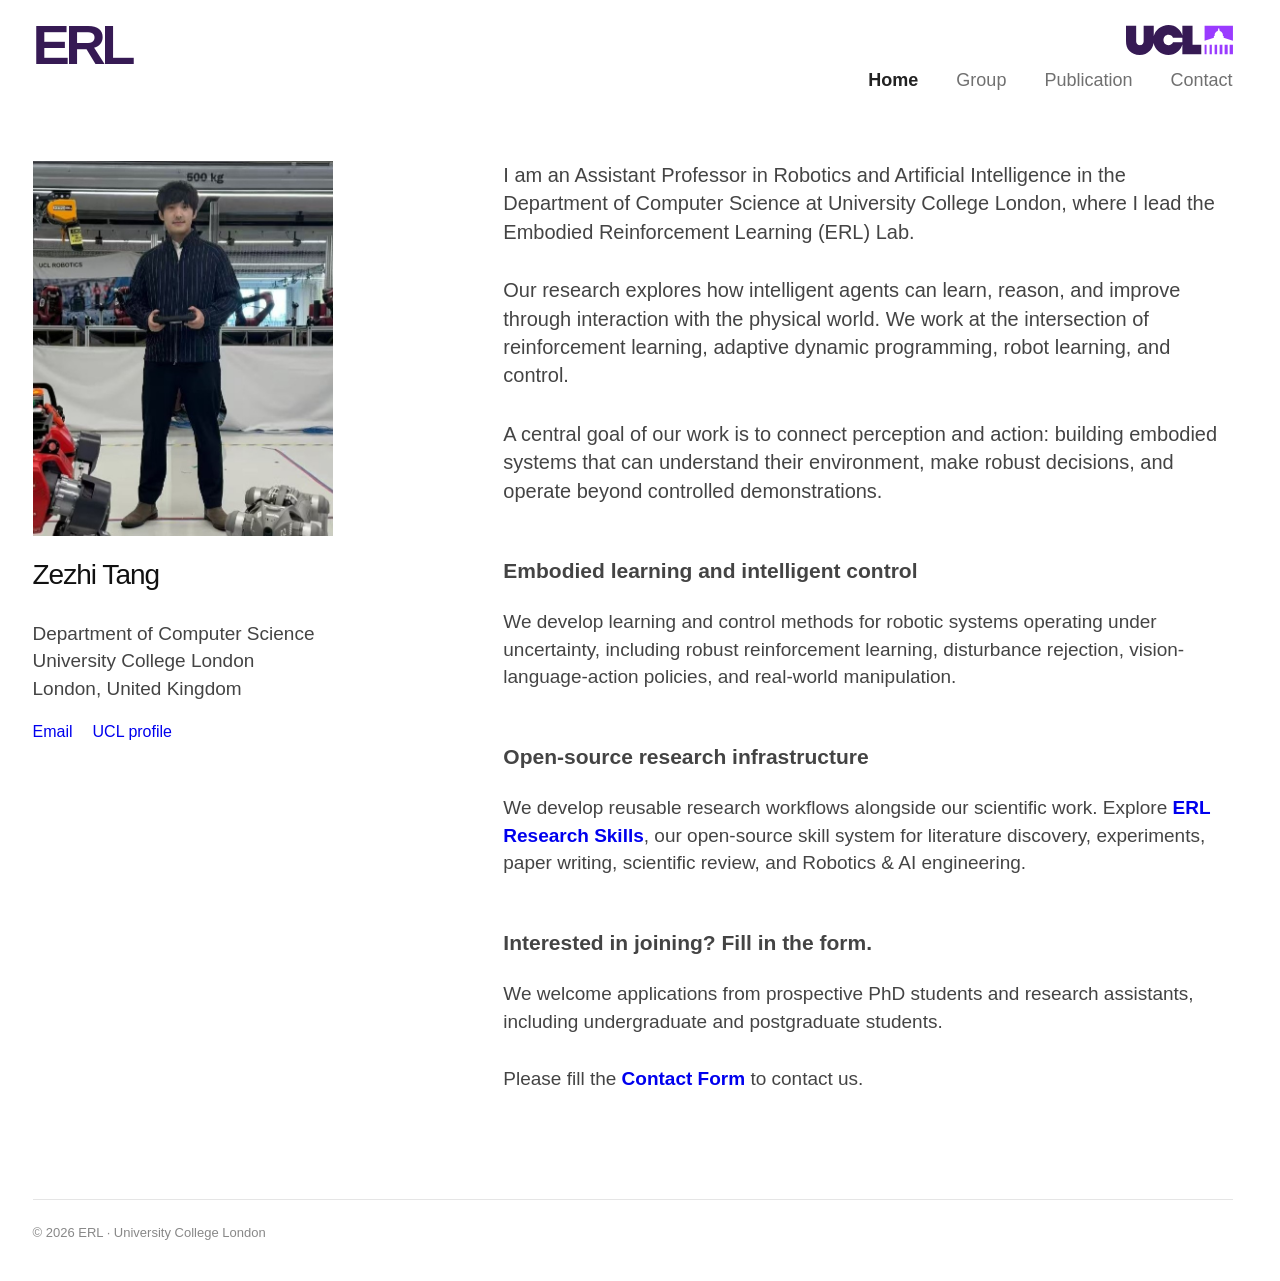
<file: index.html>
<!doctype html>
<html lang="en">
<head>
  <meta charset="utf-8" />
  <meta name="viewport" content="width=device-width, initial-scale=1" />
  <title>Zezhi Tang | ERL</title>
  <meta name="description" content="Zezhi Tang leads ERL at UCL, researching robot learning, reinforcement learning, control, and embodied AI." />
  <link rel="stylesheet" href="styles.css" />
</head>
<body>
    <header class="site-header">
        <div class="wrap header-layout">

            <a class="lab-brand" href="index.html" aria-label="ERL home">ERL</a>

            <div class="header-right">

                <a class="ucl-brand"
                   href="https://www.ucl.ac.uk/"
                   target="_blank"
                   rel="noopener noreferrer"
                   aria-label="Visit the UCL website">

                    <img class="ucl-logo"
                         src="assets/logo/ucl-logo.svg"
                         alt="University College London">

                </a>

                <nav class="main-nav" aria-label="Primary navigation">
                    <a class="active" href="index.html"><strong>Home</strong></a>
                    <a href="group.html">Group</a>
                    <a href="publication.html">Publication</a>
                    <a href="contact.html">Contact</a>
                </nav>

            </div>

        </div>
    </header>

  <main class="wrap home-layout">
    <aside class="profile-column">
      <img class="lead-portrait" src="assets/people/zezhi_tang.jpg" alt="Portrait of Dr Zezhi Tang" />
      <h1 class="profile-name">Zezhi Tang</h1>
      <div class="affiliation">
        <p>Department of Computer Science</p>
        <p>University College London</p>
        <p>London, United Kingdom</p>
      </div>
      <div class="profile-links">
        <a href="mailto:zezhi.tang@ucl.ac.uk">Email</a>
        <a href="https://profiles.ucl.ac.uk/101536-zezhi-tang/about" target="_blank" rel="noopener noreferrer">UCL profile</a>
      </div>
    </aside>

    <article class="home-content">
        <section class="intro-copy">
            <p>I am an Assistant Professor in Robotics and Artificial Intelligence in the Department of Computer Science at University College London, where I lead the Embodied Reinforcement Learning (ERL) Lab.</p>
            <p>Our research explores how intelligent agents can learn, reason, and improve through interaction with the physical world. We work at the intersection of reinforcement learning, adaptive dynamic programming, robot learning, and control.</p>
            <p>A central goal of our work is to connect perception and action: building embodied systems that can understand their environment, make robust decisions, and operate beyond controlled demonstrations.</p>
        </section>

        <section class="research-block">
            <h1>Embodied learning and intelligent control</h1>
            <p>We develop learning and control methods for robotic systems operating under uncertainty, including robust reinforcement learning, disturbance rejection, vision-language-action policies, and real-world manipulation.</p>

        </section>

        <section class="research-block">
            <h1>Open-source research infrastructure</h1>
            <p>We develop reusable research workflows alongside our scientific work. Explore <strong><a href="https://github.com/UCL-ERL/skills" target="_blank" rel="noopener noreferrer">ERL Research Skills</a></strong>, our open-source skill system for literature discovery, experiments, paper writing, scientific review, and Robotics &amp; AI engineering.</p>
        </section>

        <section class="research-block">
            <h1>Interested in joining? Fill in the form.</h1>
            <p> We welcome applications from prospective PhD students and research assistants, including undergraduate and postgraduate students.</p>
            <p>Please fill the <strong><a href="contact.html">Contact Form </a></strong>to contact us.</p>


        </section>

    </article>
  </main>

  <footer class="wrap footer">© 2026 ERL · University College London</footer>
</body>
</html>
</file>
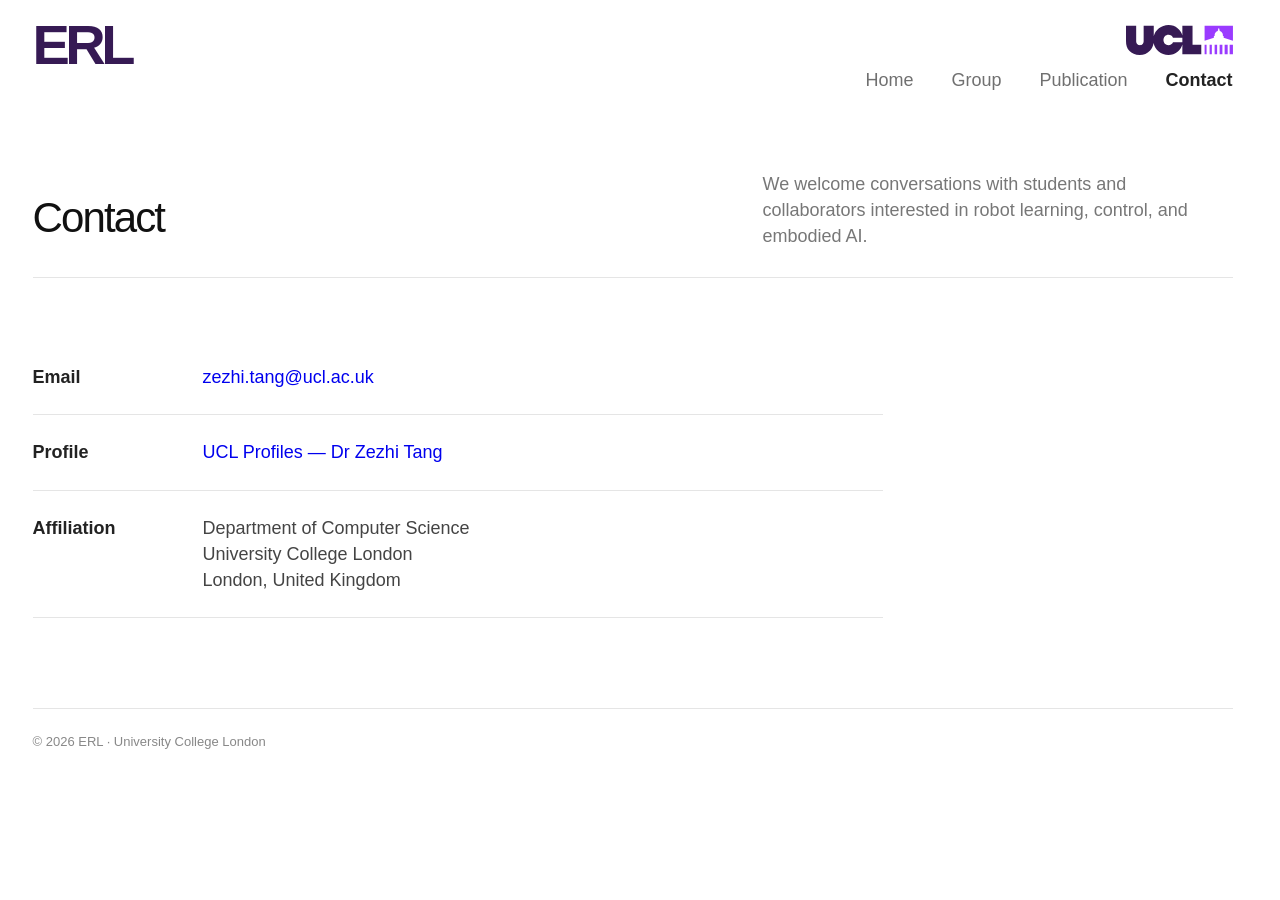
<file: contact.html>
<!doctype html>
<html lang="en">
<head>
  <meta charset="utf-8" />
  <meta name="viewport" content="width=device-width, initial-scale=1" />
  <title>Contact | ERL</title>
  <meta name="description" content="Contact ERL at UCL." />
  <link rel="stylesheet" href="styles.css?v=8" />
</head>
<body>
    <header class="site-header">
        <div class="wrap header-layout">

            <a class="lab-brand" href="index.html" aria-label="ERL home">ERL</a>

            <div class="header-right">

                <a class="ucl-brand"
                   href="https://www.ucl.ac.uk/"
                   target="_blank"
                   rel="noopener noreferrer"
                   aria-label="Visit the UCL website">

                    <img class="ucl-logo"
                         src="assets/logo/ucl-logo.svg"
                         alt="University College London">

                </a>

                <nav class="main-nav" aria-label="Primary navigation">
                    <a href="index.html">Home</a>
                    <a href="group.html">Group</a>
                    <a href="publication.html">Publication</a>
                    <a class="active" href="contact.html"><strong>Contact</strong></a>
                </nav>

            </div>

        </div>
    </header>

    <main class="wrap page-main contact-page">
        <header class="page-title">
            <h1>Contact</h1>
            <p>We welcome conversations with students and collaborators interested in robot learning, control, and embodied AI.</p>
        </header>
        <dl class="contact-details">
            <div><dt>Email</dt><dd><a href="mailto:zezhi.tang@ucl.ac.uk">zezhi.tang@ucl.ac.uk</a></dd></div>
            <div><dt>Profile</dt><dd><a href="https://profiles.ucl.ac.uk/101536-zezhi-tang/about" target="_blank" rel="noopener noreferrer">UCL Profiles — Dr Zezhi Tang</a></dd></div>
            <div><dt>Affiliation</dt><dd>Department of Computer Science<br>University College London<br>London, United Kingdom</dd></div>
        </dl>
    </main>

    <footer class="wrap footer">© 2026 ERL · University College London</footer>
</body>
</html>
</file>
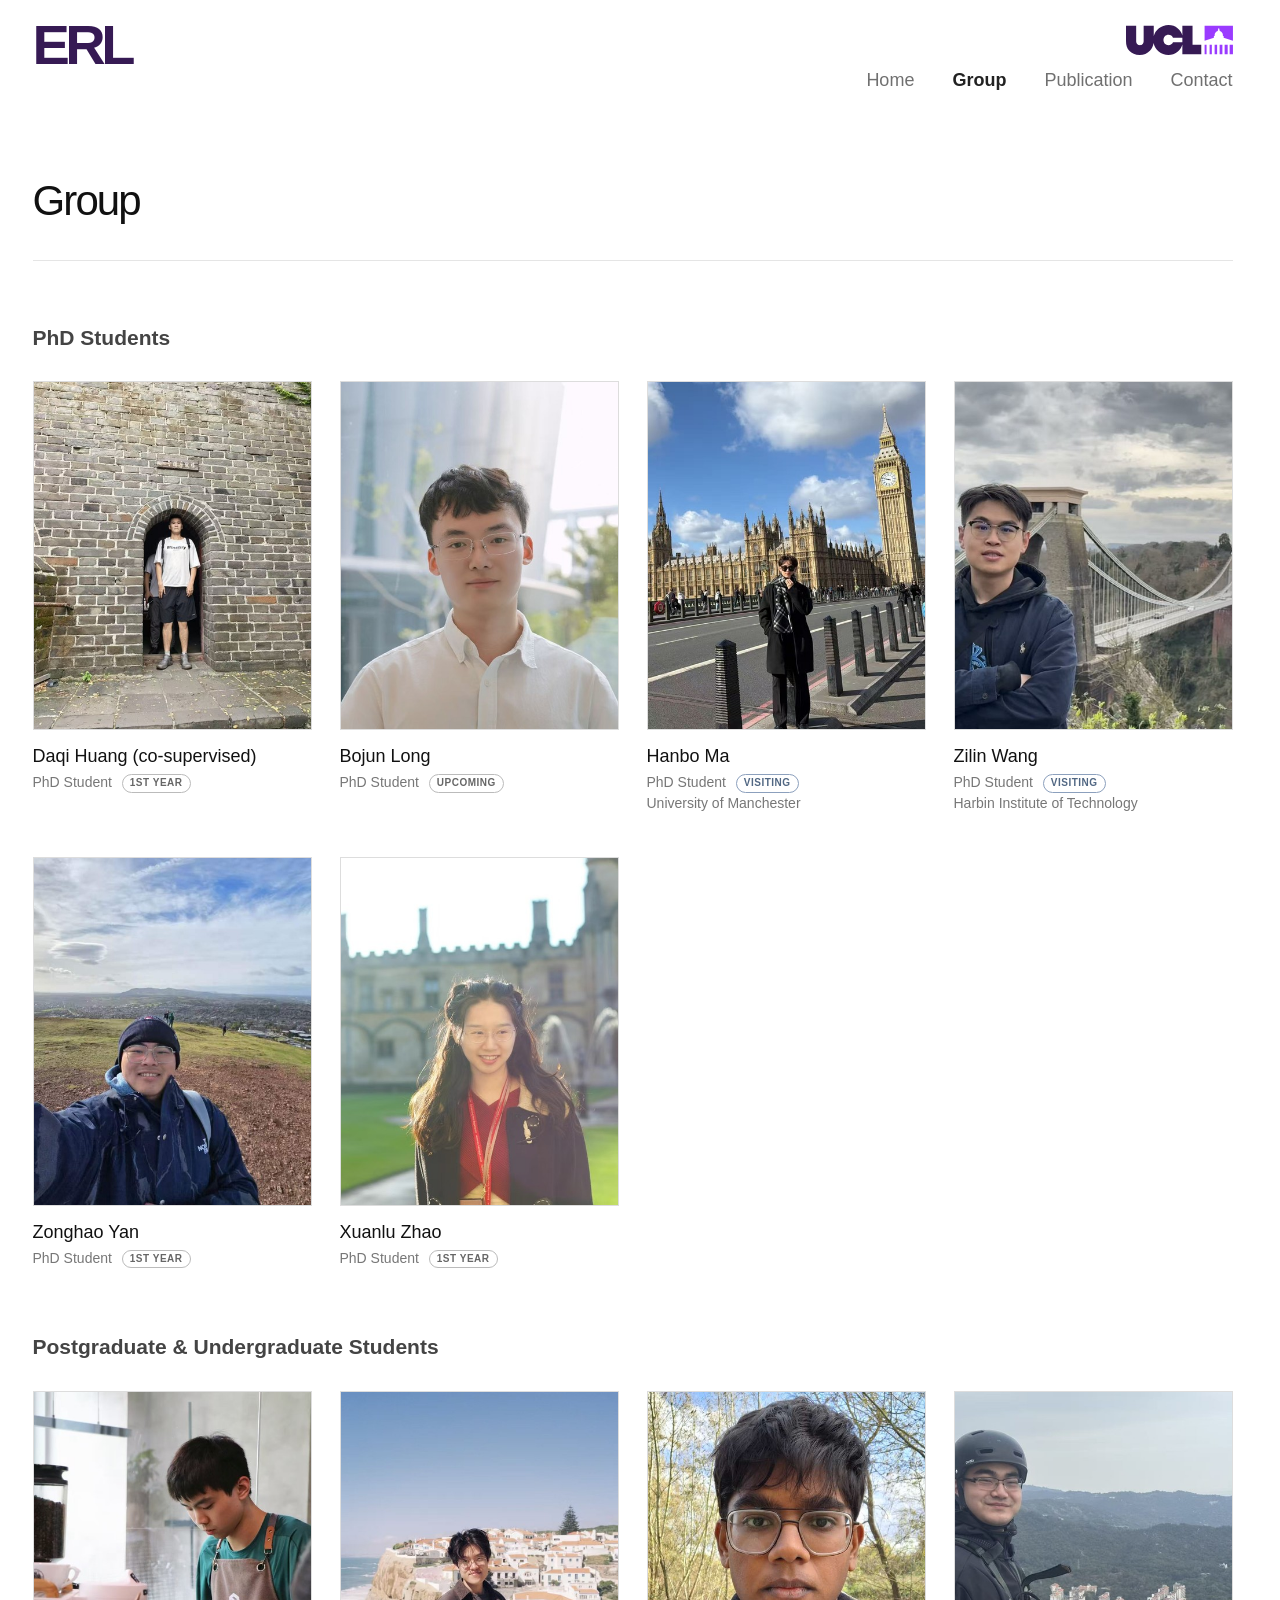
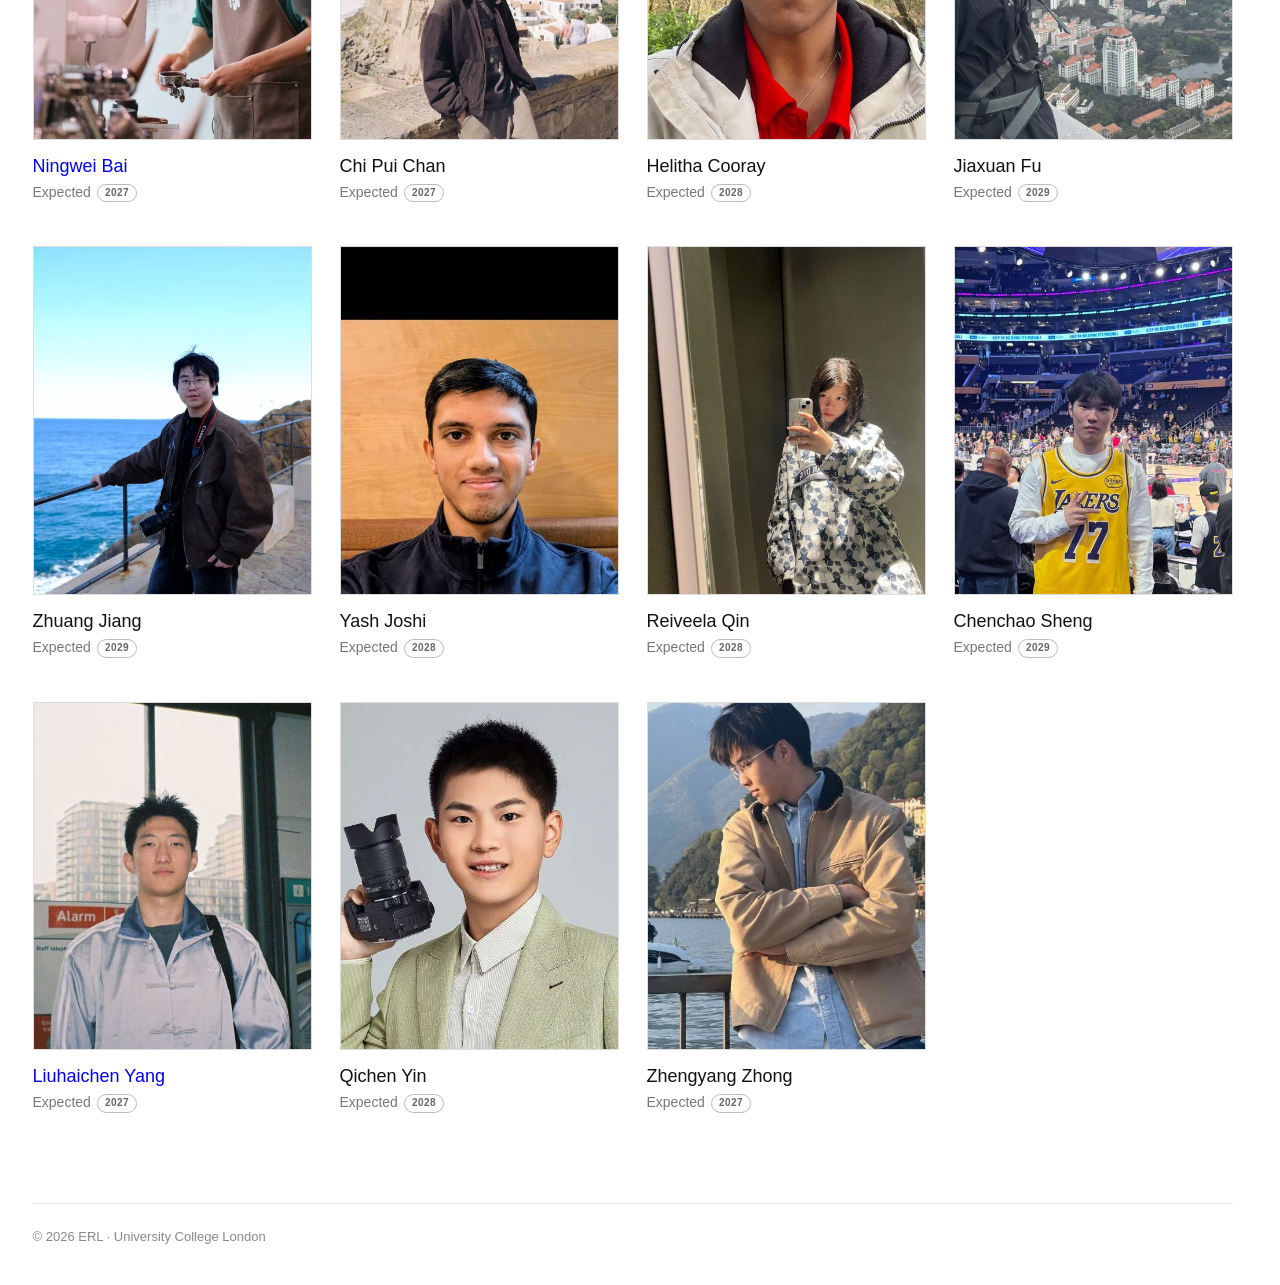
<file: group.html>
<!doctype html>
<html lang="en">
<head>
  <meta charset="utf-8" />
  <meta name="viewport" content="width=device-width, initial-scale=1" />
  <title>Group | ERL</title>
  <meta name="description" content="Students and collaborators in ERL at UCL." />
  <link rel="stylesheet" href="styles.css?v=8" />
</head>
<body>
    <header class="site-header">
        <div class="wrap header-layout">

            <a class="lab-brand" href="index.html" aria-label="ERL home">ERL</a>

            <div class="header-right">

                <a class="ucl-brand"
                   href="https://www.ucl.ac.uk/"
                   target="_blank"
                   rel="noopener noreferrer"
                   aria-label="Visit the UCL website">

                    <img class="ucl-logo"
                         src="assets/logo/ucl-logo.svg"
                         alt="University College London">

                </a>

                <nav class="main-nav" aria-label="Primary navigation">
                    <a href="index.html">Home</a>
                    <a class="active" href="group.html"><strong>Group</strong>
                    </a>
                    <a href="publication.html">Publication</a>
                    <a href="contact.html">Contact</a>
                </nav>

            </div>

        </div>
    </header>

    <main class="wrap page-main">
        <header class="page-title">
            <h1>Group</h1>

        </header>

        <section class="people-section">
            <h2>PhD Students</h2>
            <div class="people-grid">

                <article class="person"><img src="assets/people/daqi-huang.jpg" alt="Daqi Huang" loading="lazy"><h3>Daqi Huang (co-supervised)</h3><p>PhD Student <span class="status">1st Year</span></p></article>

                <article class="person"><img src="assets/people/bojun-long.jpg" alt="Bojun Long" loading="lazy"><h3>Bojun Long</h3><p>PhD Student <span class="status">Upcoming</span></p></article>

                <article class="person"><img src="assets/people/hanbo-ma.jpg" alt="Hanbo Ma" loading="lazy"><h3>Hanbo Ma</h3><p>PhD Student <span class="status visiting">Visiting</span></p><p>University of Manchester</p></article>

                <article class="person"><img src="assets/people/zilin-wang.jpg" alt="Zilin Wang" loading="lazy"><h3>Zilin Wang</h3><p>PhD Student <span class="status visiting">Visiting</span></p><p>Harbin Institute of Technology</p></article>
               
                <article class="person"><img src="assets/people/zonghao-yan.jpg" alt="Zonghao Yan" loading="lazy"><h3>Zonghao Yan</h3><p>PhD Student <span class="status">1st Year</span></p></article>
                
                <article class="person"><img src="assets/people/xuanlu-zhao.jpg" alt="Xuanlu Zhao" loading="lazy"><h3>Xuanlu Zhao</h3><p>PhD Student <span class="status">1st Year</span></p></article>
            </div>
        </section>

        <section class="people-section">
            <h2>Postgraduate &amp; Undergraduate Students</h2>
            <div class="people-grid">


                <article class="person"><img src="assets/people/ningwei-bai.jpg" alt="Ningwei Bai" loading="lazy"><h3><a class="highlight-name" href="https://nevinrock.wiki/whoami" target="_blank" rel="noopener noreferrer">Ningwei Bai</a></h3><p>Expected<span class="status">2027</span> </p></article>

                <article class="person"><img src="assets/people/chi-pui-chan.jpg" alt="Chi Pui Chan" loading="lazy"><h3>Chi Pui Chan</h3><p>Expected<span class="status">2027</span></p></article>

                <article class="person"><img src="assets/people/helitha-cooray.jpg" alt="Helitha Cooray" loading="lazy"><h3>Helitha Cooray</h3><p>Expected<span class="status">2028</span></p></article>

                <article class="person"><img src="assets/people/jiaxuan-fu.jpg" alt="Jiaxuan Fu" loading="lazy"><h3>Jiaxuan Fu</h3><p>Expected<span class="status">2029</span></p></article>

                <article class="person"><img src="assets/people/zhuang-jiang.jpg" alt="Zhuang Jiang" loading="lazy"><h3>Zhuang Jiang</h3><p>Expected<span class="status">2029</span></p></article>

                <article class="person"><img src="assets/people/yash-joshi.jpg" alt="Yash Joshi" loading="lazy"><h3>Yash Joshi</h3><p>Expected<span class="status">2028</span></p></article>

                <article class="person"><img src="assets/people/reiveela%20qin.jpg" alt="Reiveela Qin" loading="lazy"><h3>Reiveela Qin</h3><p>Expected<span class="status">2028</span></p></article>

                <article class="person"><img src="assets/people/chenchao-sheng.jpg" alt="Chenchao Sheng" loading="lazy"><h3>Chenchao Sheng</h3><p>Expected<span class="status">2029</span></p></article>

                <article class="person"><img src="assets/people/liuhaichen-yang.jpg" alt="Liuhaichen Yang" loading="lazy"><h3><a class="highlight-name" href="https://ylhaichen.github.io/" target="_blank" rel="noopener noreferrer">Liuhaichen Yang</a></h3><p>Expected<span class="status">2027</span></p></article>

                <article class="person"><img src="assets/people/qichen-ian-yin.jpg" alt="Qichen Yin" loading="lazy"><h3>Qichen Yin</h3><p>Expected<span class="status">2028</span></p></article>

                <article class="person"><img src="assets/people/zhengyang-zhong.jpg" alt="Zhengyang Zhong" loading="lazy"><h3>Zhengyang Zhong </h3><p>Expected<span class="status">2027</span></p></article>

            </div>
        </section>

    </main>

    <footer class="wrap footer">© 2026 ERL · University College London</footer>
</body>
</html>
</file>
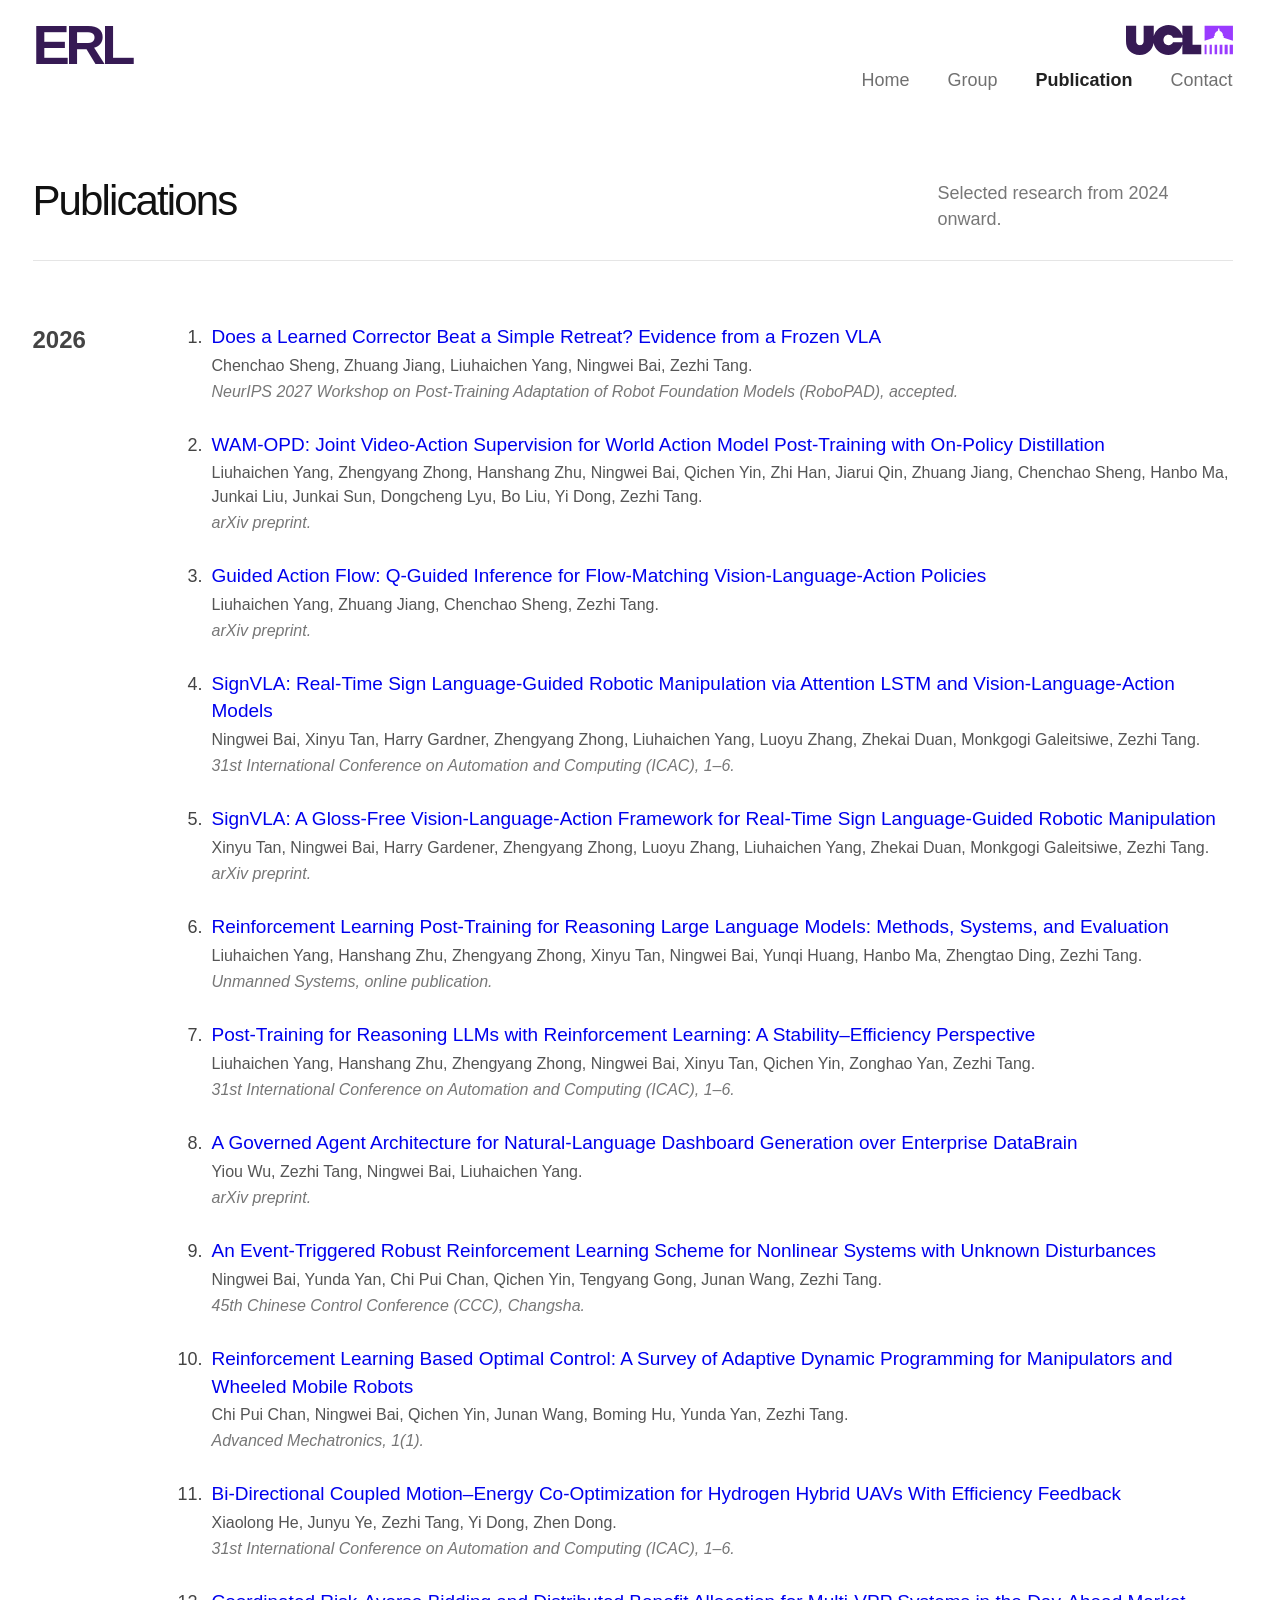
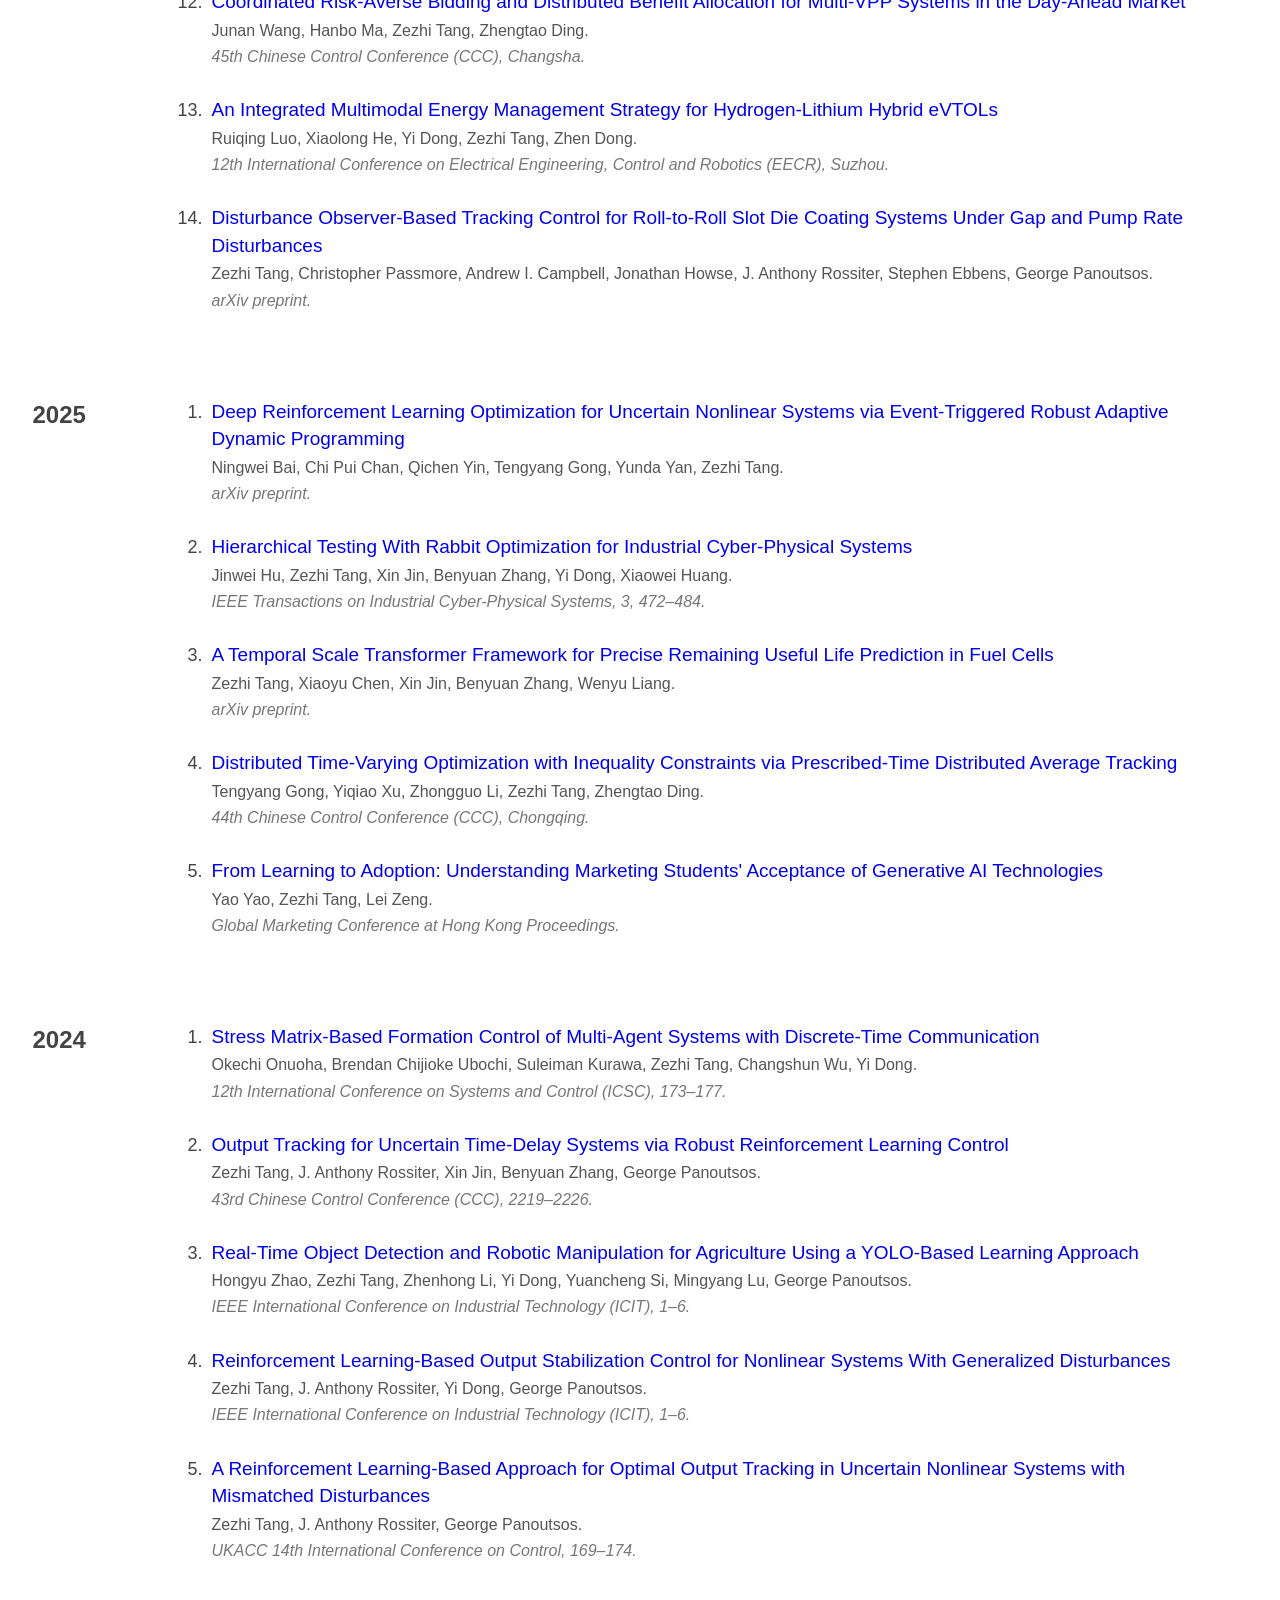
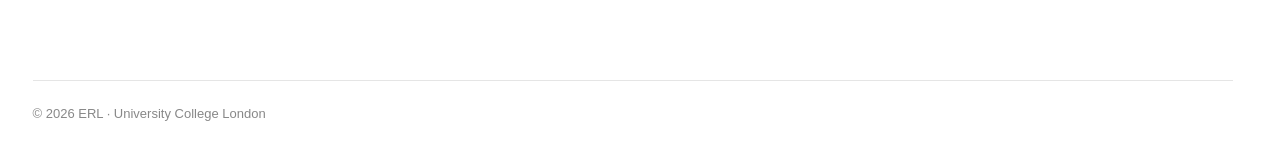
<file: publication.html>
<!doctype html>
<html lang="en">
<head>
  <meta charset="utf-8" />
  <meta name="viewport" content="width=device-width, initial-scale=1" />
  <title>Publications | ERL</title>
  <meta name="description" content="ERL publications from 2024 onward." />
  <link rel="stylesheet" href="styles.css?v=8" />
</head>
<body>
    <header class="site-header">
        <div class="wrap header-layout">

            <a class="lab-brand" href="index.html" aria-label="ERL home">ERL</a>

            <div class="header-right">

                <a class="ucl-brand"
                   href="https://www.ucl.ac.uk/"
                   target="_blank"
                   rel="noopener noreferrer"
                   aria-label="Visit the UCL website">

                    <img class="ucl-logo"
                         src="assets/logo/ucl-logo.svg"
                         alt="University College London">

                </a>

                <nav class="main-nav" aria-label="Primary navigation">
                    <a href="index.html">Home</a>
                    <a href="group.html">Group</a>
                    <a class="active" href="publication.html"><strong>Publication</strong></a>
                    <a href="contact.html">Contact</a>
                </nav>

            </div>

        </div>
    </header>

    <main class="wrap page-main">
        <header class="page-title">
            <h1>Publications</h1>
            <p>Selected research from 2024 onward.</p>
        </header>


        <section class="publication-year">
            <h2>2026</h2>
            <ol class="pub-list">
                <li><a href="https://arxiv.org/abs/2610.06921">Does a Learned Corrector Beat a Simple Retreat? Evidence from a Frozen VLA</a><span class="authors">Chenchao Sheng, Zhuang Jiang, Liuhaichen Yang, Ningwei Bai, Zezhi Tang.</span><em>NeurIPS 2027 Workshop on Post-Training Adaptation of Robot Foundation Models (RoboPAD), accepted.</em></li>
                <li><a href="https://arxiv.org/abs/2608.22364">WAM-OPD: Joint Video-Action Supervision for World Action Model Post-Training with On-Policy Distillation</a><span class="authors">Liuhaichen Yang, Zhengyang Zhong, Hanshang Zhu, Ningwei Bai, Qichen Yin, Zhi Han, Jiarui Qin, Zhuang Jiang, Chenchao Sheng, Hanbo Ma, Junkai Liu, Junkai Sun, Dongcheng Lyu, Bo Liu, Yi Dong, Zezhi Tang.</span><em>arXiv preprint.</em></li>
                <li><a href="https://arxiv.org/abs/2607.02092">Guided Action Flow: Q-Guided Inference for Flow-Matching Vision-Language-Action Policies</a><span class="authors">Liuhaichen Yang, Zhuang Jiang, Chenchao Sheng, Zezhi Tang.</span><em>arXiv preprint.</em></li>
                <li><a href="https://doi.org/10.1109/icac70325.2026.11712395">SignVLA: Real-Time Sign Language-Guided Robotic Manipulation via Attention LSTM and Vision-Language-Action Models</a><span class="authors">Ningwei Bai, Xinyu Tan, Harry Gardner, Zhengyang Zhong, Liuhaichen Yang, Luoyu Zhang, Zhekai Duan, Monkgogi Galeitsiwe, Zezhi Tang.</span><em>31st International Conference on Automation and Computing (ICAC), 1–6.</em></li>
                <li><a href="https://arxiv.org/abs/2602.22514">SignVLA: A Gloss-Free Vision-Language-Action Framework for Real-Time Sign Language-Guided Robotic Manipulation</a><span class="authors">Xinyu Tan, Ningwei Bai, Harry Gardener, Zhengyang Zhong, Luoyu Zhang, Liuhaichen Yang, Zhekai Duan, Monkgogi Galeitsiwe, Zezhi Tang.</span><em>arXiv preprint.</em></li>
                <li><a href="https://doi.org/10.1142/s2301385028300065">Reinforcement Learning Post-Training for Reasoning Large Language Models: Methods, Systems, and Evaluation</a><span class="authors">Liuhaichen Yang, Hanshang Zhu, Zhengyang Zhong, Xinyu Tan, Ningwei Bai, Yunqi Huang, Hanbo Ma, Zhengtao Ding, Zezhi Tang.</span><em>Unmanned Systems, online publication.</em></li>
                <li><a href="https://doi.org/10.1109/icac70325.2026.11712300">Post-Training for Reasoning LLMs with Reinforcement Learning: A Stability–Efficiency Perspective</a><span class="authors">Liuhaichen Yang, Hanshang Zhu, Zhengyang Zhong, Ningwei Bai, Xinyu Tan, Qichen Yin, Zonghao Yan, Zezhi Tang.</span><em>31st International Conference on Automation and Computing (ICAC), 1–6.</em></li>
                <li><a href="https://arxiv.org/abs/2610.06914">A Governed Agent Architecture for Natural-Language Dashboard Generation over Enterprise DataBrain</a><span class="authors">Yiou Wu, Zezhi Tang, Ningwei Bai, Liuhaichen Yang.</span><em>arXiv preprint.</em></li>
                <li><a href="https://discovery.ucl.ac.uk/id/eprint/10223977">An Event-Triggered Robust Reinforcement Learning Scheme for Nonlinear Systems with Unknown Disturbances</a><span class="authors">Ningwei Bai, Yunda Yan, Chi Pui Chan, Qichen Yin, Tengyang Gong, Junan Wang, Zezhi Tang.</span><em>45th Chinese Control Conference (CCC), Changsha.</em></li>
                <li><a href="https://www.sciltp.com/journals/am/articles/2605004035">Reinforcement Learning Based Optimal Control: A Survey of Adaptive Dynamic Programming for Manipulators and Wheeled Mobile Robots</a><span class="authors">Chi Pui Chan, Ningwei Bai, Qichen Yin, Junan Wang, Boming Hu, Yunda Yan, Zezhi Tang.</span><em>Advanced Mechatronics, 1(1).</em></li>
                <li><a href="https://doi.org/10.1109/icac70325.2026.11712417">Bi-Directional Coupled Motion–Energy Co-Optimization for Hydrogen Hybrid UAVs With Efficiency Feedback</a><span class="authors">Xiaolong He, Junyu Ye, Zezhi Tang, Yi Dong, Zhen Dong.</span><em>31st International Conference on Automation and Computing (ICAC), 1–6.</em></li>
                <li><a href="https://discovery.ucl.ac.uk/id/eprint/10223976">Coordinated Risk-Averse Bidding and Distributed Benefit Allocation for Multi-VPP Systems in the Day-Ahead Market</a><span class="authors">Junan Wang, Hanbo Ma, Zezhi Tang, Zhengtao Ding.</span><em>45th Chinese Control Conference (CCC), Changsha.</em></li>
                <li><a href="https://discovery.ucl.ac.uk/id/eprint/10223396">An Integrated Multimodal Energy Management Strategy for Hydrogen-Lithium Hybrid eVTOLs</a><span class="authors">Ruiqing Luo, Xiaolong He, Yi Dong, Zezhi Tang, Zhen Dong.</span><em>12th International Conference on Electrical Engineering, Control and Robotics (EECR), Suzhou.</em></li>
                <li><a href="https://arxiv.org/abs/2601.08488">Disturbance Observer-Based Tracking Control for Roll-to-Roll Slot Die Coating Systems Under Gap and Pump Rate Disturbances</a><span class="authors">Zezhi Tang, Christopher Passmore, Andrew I. Campbell, Jonathan Howse, J. Anthony Rossiter, Stephen Ebbens, George Panoutsos.</span><em>arXiv preprint.</em></li>
            </ol>
        </section>

      
      <!--
        <section class="publication-year">
            <h2>2026</h2>
            <ol class="pub-list">
                <li><a href="https://discovery.ucl.ac.uk/id/eprint/10223977">An Event-Triggered Robust Reinforcement Learning Scheme for Nonlinear Systems with Unknown Disturbances</a><span class="authors">Ningwei Bai, Yunda Yan, Chi Pui Chan, Qichen Yin, Tengyang Gong, Junan Wang, Zezhi Tang.</span><em>45th Chinese Control Conference (CCC), Changsha.</em></li>
                <li><a href="https://discovery.ucl.ac.uk/id/eprint/10223976">Coordinated Risk-Averse Bidding and Distributed Benefit Allocation for Multi-VPP Systems in the Day-Ahead Market</a><span class="authors">Junan Wang, Hanbo Ma, Zezhi Tang, Zhengtao Ding.</span><em>45th Chinese Control Conference (CCC), Changsha.</em></li>
                <li><a href="https://discovery.ucl.ac.uk/id/eprint/10223396">An Integrated Multimodal Energy Management Strategy for Hydrogen-Lithium Hybrid eVTOLs</a><span class="authors">Ruiqing Luo, Xiaolong He, Yi Dong, Zezhi Tang, Zhen Dong.</span><em>12th International Conference on Electrical Engineering, Control and Robotics (EECR), Suzhou.</em></li>
                <li><a href="https://arxiv.org/abs/2607.02092">Guided Action Flow: Q-Guided Inference for Flow-Matching Vision-Language-Action Policies</a><span class="authors">Liuhaichen Yang, Zhuang Jiang, Chenchao Sheng, Zezhi Tang.</span><em>arXiv preprint.</em></li>
                <li><a href="https://arxiv.org/abs/2602.22514">SignVLA: A Gloss-Free Vision-Language-Action Framework for Real-Time Sign Language-Guided Robotic Manipulation</a><span class="authors">Xinyu Tan, Ningwei Bai, Harry Gardener, Zhengyang Zhong, Luoyu Zhang, Liuhaichen Yang, Zhekai Duan, Monkgogi Galeitsiwe, Zezhi Tang.</span><em>arXiv preprint.</em></li>
                <li><a href="https://arxiv.org/abs/2606.20857">SignVLA: Real-Time Sign Language-Guided Robotic Manipulation via Attention LSTM and Vision-Language-Action Models</a><span class="authors">Ningwei Bai, Xinyu Tan, Harry Gardner, Zhengyang Zhong, Liuhaichen Yang, Luoyu Zhang, Zhekai Duan, Monkgogi Galeitsiwe, Zezhi Tang.</span><em>arXiv preprint.</em></li>
                <li><a href="https://arxiv.org/abs/2601.08488">Disturbance Observer-Based Tracking Control for Roll-to-Roll Slot Die Coating Systems Under Gap and Pump Rate Disturbances</a><span class="authors">Zezhi Tang, Christopher Passmore, Andrew I. Campbell, Jonathan Howse, J. Anthony Rossiter, Stephen Ebbens, George Panoutsos.</span><em>arXiv preprint.</em></li>
                <li><a href="https://www.sciltp.com/journals/am/articles/2605004035">Reinforcement Learning Based Optimal Control: A Survey of Adaptive Dynamic Programming for Manipulators and Wheeled Mobile Robots</a><span class="authors">Chi Pui Chan, Ningwei Bai, Qichen Yin, Junan Wang, Boming Hu, Yunda Yan, Zezhi Tang.</span><em>Advanced Mechatronics, 1(1).</em></li>
            </ol>
        </section>
      -->
      
        <section class="publication-year">
            <h2>2025</h2>
            <ol class="pub-list">
                <li><a href="https://arxiv.org/abs/2512.15735">Deep Reinforcement Learning Optimization for Uncertain Nonlinear Systems via Event-Triggered Robust Adaptive Dynamic Programming</a><span class="authors">Ningwei Bai, Chi Pui Chan, Qichen Yin, Tengyang Gong, Yunda Yan, Zezhi Tang.</span><em>arXiv preprint.</em></li>
                <li><a href="https://doi.org/10.1109/TICPS.2025.3586988">Hierarchical Testing With Rabbit Optimization for Industrial Cyber-Physical Systems</a><span class="authors">Jinwei Hu, Zezhi Tang, Xin Jin, Benyuan Zhang, Yi Dong, Xiaowei Huang.</span><em>IEEE Transactions on Industrial Cyber-Physical Systems, 3, 472–484.</em></li>
                <li><a href="https://arxiv.org/abs/2504.08803">A Temporal Scale Transformer Framework for Precise Remaining Useful Life Prediction in Fuel Cells</a><span class="authors">Zezhi Tang, Xiaoyu Chen, Xin Jin, Benyuan Zhang, Wenyu Liang.</span><em>arXiv preprint.</em></li>
                <li><a href="https://doi.org/10.23919/CCC64809.2025.11179599">Distributed Time-Varying Optimization with Inequality Constraints via Prescribed-Time Distributed Average Tracking</a><span class="authors">Tengyang Gong, Yiqiao Xu, Zhongguo Li, Zezhi Tang, Zhengtao Ding.</span><em>44th Chinese Control Conference (CCC), Chongqing.</em></li>
                <li><a href="https://research.manchester.ac.uk/en/publications/from-learning-to-adoption-understanding-marketing-students-accept/">From Learning to Adoption: Understanding Marketing Students' Acceptance of Generative AI Technologies</a><span class="authors">Yao Yao, Zezhi Tang, Lei Zeng.</span><em>Global Marketing Conference at Hong Kong Proceedings.</em></li>
            </ol>
        </section>

        <section class="publication-year">
            <h2>2024</h2>
            <ol class="pub-list">
                <li><a href="https://doi.org/10.1109/ICSC63929.2024.10928839">Stress Matrix-Based Formation Control of Multi-Agent Systems with Discrete-Time Communication</a><span class="authors">Okechi Onuoha, Brendan Chijioke Ubochi, Suleiman Kurawa, Zezhi Tang, Changshun Wu, Yi Dong.</span><em>12th International Conference on Systems and Control (ICSC), 173–177.</em></li>
                <li><a href="https://doi.org/10.23919/CCC63176.2024.10662811">Output Tracking for Uncertain Time-Delay Systems via Robust Reinforcement Learning Control</a><span class="authors">Zezhi Tang, J. Anthony Rossiter, Xin Jin, Benyuan Zhang, George Panoutsos.</span><em>43rd Chinese Control Conference (CCC), 2219–2226.</em></li>
                <li><a href="https://doi.org/10.1109/ICIT58233.2024.10540740">Real-Time Object Detection and Robotic Manipulation for Agriculture Using a YOLO-Based Learning Approach</a><span class="authors">Hongyu Zhao, Zezhi Tang, Zhenhong Li, Yi Dong, Yuancheng Si, Mingyang Lu, George Panoutsos.</span><em>IEEE International Conference on Industrial Technology (ICIT), 1–6.</em></li>
                <li><a href="https://doi.org/10.1109/ICIT58233.2024.10540609">Reinforcement Learning-Based Output Stabilization Control for Nonlinear Systems With Generalized Disturbances</a><span class="authors">Zezhi Tang, J. Anthony Rossiter, Yi Dong, George Panoutsos.</span><em>IEEE International Conference on Industrial Technology (ICIT), 1–6.</em></li>
                <li><a href="https://doi.org/10.1109/CONTROL60310.2024.10532060">A Reinforcement Learning-Based Approach for Optimal Output Tracking in Uncertain Nonlinear Systems with Mismatched Disturbances</a><span class="authors">Zezhi Tang, J. Anthony Rossiter, George Panoutsos.</span><em>UKACC 14th International Conference on Control, 169–174.</em></li>
            </ol>
        </section>
    </main>

    <footer class="wrap footer">© 2026 ERL · University College London</footer>
</body>
</html>
</file>
<file: styles.css>
:root {
    --ink: #444;
    --heading: #111;
    --muted: #777;
    --link: #0000ee;
    --rule: #e5e5e5;
    --paper: #fff;
}

* {
    box-sizing: border-box;
}

html {
    scroll-behavior: smooth;
    overflow-y: scroll;
    scrollbar-gutter: stable;
}

body {
    margin: 0;
    background: var(--paper);
    color: var(--ink);
    font-family: "Avenir Next", Avenir, "Segoe UI", Helvetica, Arial, sans-serif;
    font-size: 18px;
    line-height: 1.45;
    -webkit-font-smoothing: antialiased;
}

a {
    color: var(--link);
    text-decoration: none;
}

    a:hover,
    a:focus-visible {
        text-decoration: underline;
    }

/*.wrap {
    width: min(1200px, calc(100% - 64px));
    margin-inline: auto;
}*/

.wrap {
    width: calc(100% - 64px);
    max-width: 1200px;
    margin-left: auto;
    margin-right: auto;
}


/* =========================================================
   HEADER
   Matches the current HTML classes:
   header-layout / lab-brand
   header-right / ucl-brand / ucl-logo / main-nav
   ========================================================= */

.site-header {
    padding: 25px 0 22px;
}

.header-layout {
    display: grid;
    grid-template-columns: 330px minmax(0, 1fr);
    gap: clamp(70px, 11vw, 150px);
    align-items: start;
}


/* Left: ERL wordmark */
.lab-brand {
    grid-column: 1;
    display: block;
    justify-self: start;
    color: #361A54;
    font-size: 56px;
    font-weight: 700;
    letter-spacing: -0.08em;
    line-height: 1;
    margin-top: -8px;
    overflow: visible;
}

    .lab-brand:hover {
        text-decoration: none;
    }

/* Right: UCL logo above navigation */
.header-right {
    grid-column: 2;
    display: flex;
    flex-direction: column;
    align-items: flex-end;
    justify-self: stretch;
    min-width: 0;
    margin: 0;
    padding: 0;
}

.ucl-brand {
    display: block;
    align-self: flex-end;
    line-height: 0;
    margin: 0;
}

    .ucl-brand:hover {
        text-decoration: none;
    }

.ucl-logo {
    display: block;
    width: 170px;
    height: 30px;
    max-width: 100%;
    object-fit: contain;
    object-position: right center;
}

.main-nav {
    align-self: flex-end;
    margin-top: 12px;
}

nav {
    display: flex;
    flex-wrap: wrap;
    justify-content: flex-end;
    gap: clamp(18px, 3vw, 38px);
    font-size: 18px;
}

    nav a {
        color: #707070;
    }

        nav a:hover,
        nav a.active {
            color: #222;
            text-decoration: none;
        }

/* =========================================================
   HOME PAGE
   ========================================================= */

.home-layout {
    display: grid;
    grid-template-columns: 330px minmax(0, 1fr);
    gap: clamp(70px, 11vw, 150px);
    align-items: start;
    padding-top: 46px;
    padding-bottom: 76px;
}

.profile-column {
    position: sticky;
    top: 30px;
}

.lead-portrait {
    display: block;
    width: 300px;
    max-width: 100%;
    aspect-ratio: 4 / 5;
    object-fit: cover;
    object-position: center 22%;
}

.affiliation {
    margin-top: 28px;
    font-size: 19px;
    line-height: 1.45;
}

    .affiliation p {
        margin: 0;
    }

.profile-name {
    margin: 22px 0 0;
    color: var(--heading);
    font-size: 28px;
    font-weight: 500;
    letter-spacing: -0.035em;
    line-height: 1.2;
}

.profile-links {
    display: flex;
    gap: 20px;
    margin-top: 18px;
    font-size: 16px;
}

.home-content {
    max-width: 760px;
    padding-top: 0px;
}

.intro-copy p,
.research-block p {
    margin: 0 0 30px;
}

.intro-copy {
    font-size: 20px;
    line-height: 1.42;
}

.research-block {
    margin-top: 52px;
}

    .research-block h1,
    .selected-work h2 {
        margin: 0 0 24px;
        color: var(--ink);
        font-size: 21px;
        font-weight: 700;
        line-height: 1.3;
    }

    .research-block p {
        font-size: 19px;
    }

    .research-block .join-note {
        margin-top: 8px;
        font-size: 18px;
    }

.selected-work {
    margin-top: 52px;
}

.home-publications {
    margin: 0;
    padding-left: 27px;
}

    .home-publications li {
        margin: 0 0 24px;
        padding-left: 4px;
    }

    .home-publications span,
    .home-publications em {
        color: #555;
    }

.text-link {
    display: inline-block;
    margin-top: 6px;
}

/* =========================================================
   GENERAL INNER PAGES
   ========================================================= */

.page-main {
    padding-top: 56px;
    padding-bottom: 90px;
}

.narrow-page {
    max-width: 850px;
    margin-left: max(32px, calc((100vw - 1200px) / 2));
}

/*.page-title {
    display: grid;
    grid-template-columns: 1fr 1.5fr;
    align-items: end;
    gap: 56px;
    margin-bottom: 62px;
    padding-bottom: 28px;
    border-bottom: 1px solid var(--rule);
}*/
.page-title {
    display: grid;
    grid-template-columns: 330px minmax(0, 1fr);
    gap: clamp(70px, 11vw, 150px);
    align-items: end;
    margin-bottom: 62px;
    padding-bottom: 28px;
    border-bottom: 1px solid var(--rule);
}
    .page-title h1 {
        margin: 0;
        color: var(--heading);
        font-size: 42px;
        font-weight: 500;
        letter-spacing: -0.045em;
    }

    .page-title p {
        justify-self: end;
        width: min(100%, 295px);
        max-width: none;
        margin: 0;
        color: var(--muted);
        text-align: left;
    }
.contact-page .page-title p {
    width: 470px;
    max-width: 100%;
}
/* =========================================================
   GROUP PAGE
   ========================================================= */

.people-section {
    margin-top: 64px;
}

    .people-section:first-of-type {
        margin-top: 0;
    }

    .people-section h2,
    .publication-year h2 {
        margin: 0 0 28px;
        color: var(--ink);
        font-size: 21px;
        font-weight: 700;
    }

.people-grid {
    display: grid;
    grid-template-columns: repeat(4, minmax(0, 1fr));
    gap: 44px 28px;
}

.person img {
    display: block;
    width: 100%;
    aspect-ratio: 4 / 5;
    border: 1px solid #ddd;
    object-fit: cover;
}

.person h3 {
    margin: 13px 0 3px;
    color: var(--heading);
    font-size: 18px;
    font-weight: 500;
}

    .person h3 a {
        color: inherit;
    }

        .person h3 a.highlight-name {
            color: var(--link);
        }

.person p {
    margin: 0;
    color: var(--muted);
    font-size: 14px;
}

.status {
    display: inline-block;
    margin-left: 6px;
    padding: 1px 7px;
    border: 1px solid #bbb;
    border-radius: 999px;
    color: #666;
    font-size: 10px;
    font-weight: 600;
    letter-spacing: .05em;
    text-transform: uppercase;
    vertical-align: 1px;
}

    .status.visiting {
        border-color: #8ca0bd;
        color: #516783;
    }

/* =========================================================
   PUBLICATION PAGE
   ========================================================= */

.publication-year {
    display: grid;
    grid-template-columns: 110px minmax(0, 1fr);
    gap: 40px;
    margin-top: 58px;
}

    .publication-year:first-of-type {
        margin-top: 0;
    }

    .publication-year h2 {
        font-size: 24px;
    }

.pub-list {
    margin: 0;
    padding-left: 25px;
}

    .pub-list li {
        margin: 0 0 28px;
        padding-left: 4px;
    }

    .pub-list a {
        font-size: 19px;
    }

    .pub-list .authors,
    .pub-list em {
        display: block;
        margin-top: 3px;
        font-size: 16px;
    }

    .pub-list .authors {
        color: #555;
    }

    .pub-list em {
        color: var(--muted);
        font-style: italic;
    }

/* =========================================================
   CONTACT PAGE
   ========================================================= */

.contact-details {
    margin: 0;
}

    .contact-details div {
        display: grid;
        grid-template-columns: 140px 1fr;
        gap: 30px;
        padding: 24px 0;
        border-bottom: 1px solid var(--rule);
    }

    .contact-details dt {
        color: #222;
        font-weight: 600;
    }

    .contact-details dd {
        margin: 0;
    }

/* =========================================================
   FOOTER
   ========================================================= */

.footer {
    padding: 24px 0 38px;
    border-top: 1px solid var(--rule);
    color: #888;
    font-size: 13px;
}

/* =========================================================
   RESPONSIVE
   ========================================================= */

@media (max-width: 900px) {
    .header-layout {
        grid-template-columns: 250px minmax(0, 1fr);
        gap: 55px;
    }

    .ucl-logo {
        width: 145px;
        height: 42px;
    }

    .main-nav {
        margin-top: 15px;
    }

    nav {
        gap: 24px;
        font-size: 18px;
    }

    .home-layout {
        grid-template-columns: 250px minmax(0, 1fr);
        gap: 55px;
    }

    .people-grid {
        grid-template-columns: repeat(3, minmax(0, 1fr));
    }
}

@media (max-width: 700px) {

    .contact-page .page-title p {
        width: 100%;
        justify-self: start;
    }

    body {
        font-size: 16px;
    }

    .wrap {
        width: min(100% - 36px, 620px);
    }

    .site-header {
        padding-top: 20px;
    }

    /*
    Mobile:
    logos on first row, navigation below both logos
  */
    .header-layout {
        display: grid;
        grid-template-columns: minmax(0, 1fr) auto;
        grid-template-rows: auto auto;
        column-gap: 14px;
        row-gap: 14px;
        align-items: center;
    }

    .lab-brand {
        grid-column: 1;
        grid-row: 1;
        justify-self: start;
        margin-top: 0;
    }


    .header-right {
        display: contents;
    }

    .ucl-brand {
        grid-column: 2;
        grid-row: 1;
        justify-self: end;
        align-self: center;
    }


    .main-nav {
        grid-column: 1 / -1;
        grid-row: 2;
        justify-self: stretch;
        width: 100%;
        margin-top: 0;
    }

    nav {
        width: 100%;
        justify-content: flex-end;
        gap: 18px;
        font-size: 16px;
    }

    .home-layout {
        grid-template-columns: 1fr;
        gap: 42px;
        padding-top: 30px;
    }

    .profile-column {
        position: static;
    }

    .lead-portrait {
        width: min(300px, 78vw);
    }

    .home-content {
        padding-top: 0;
    }

    .intro-copy {
        font-size: 18px;
    }

    .page-main {
        padding-top: 40px;
    }

    .page-title {
        grid-template-columns: 1fr;
        gap: 16px;
        margin-bottom: 42px;
    }

    .people-grid {
        grid-template-columns: repeat(2, minmax(0, 1fr));
        gap: 34px 18px;
    }

    .publication-year {
        grid-template-columns: 1fr;
        gap: 8px;
        margin-top: 42px;
    }

        .publication-year h2 {
            margin-bottom: 4px;
        }

    .narrow-page {
        margin-inline: auto;
    }
}

@media (max-width: 430px) {
    .header-layout {
        column-gap: 9px;
        row-gap: 12px;
    }


    nav {
        justify-content: space-between;
        gap: 8px;
        font-size: 14px;
    }

    .people-grid {
        grid-template-columns: 1fr;
    }

    .contact-details div {
        grid-template-columns: 1fr;
        gap: 7px;
    }
}
.contact-page .contact-details {
    max-width: 850px;
}
</file>
